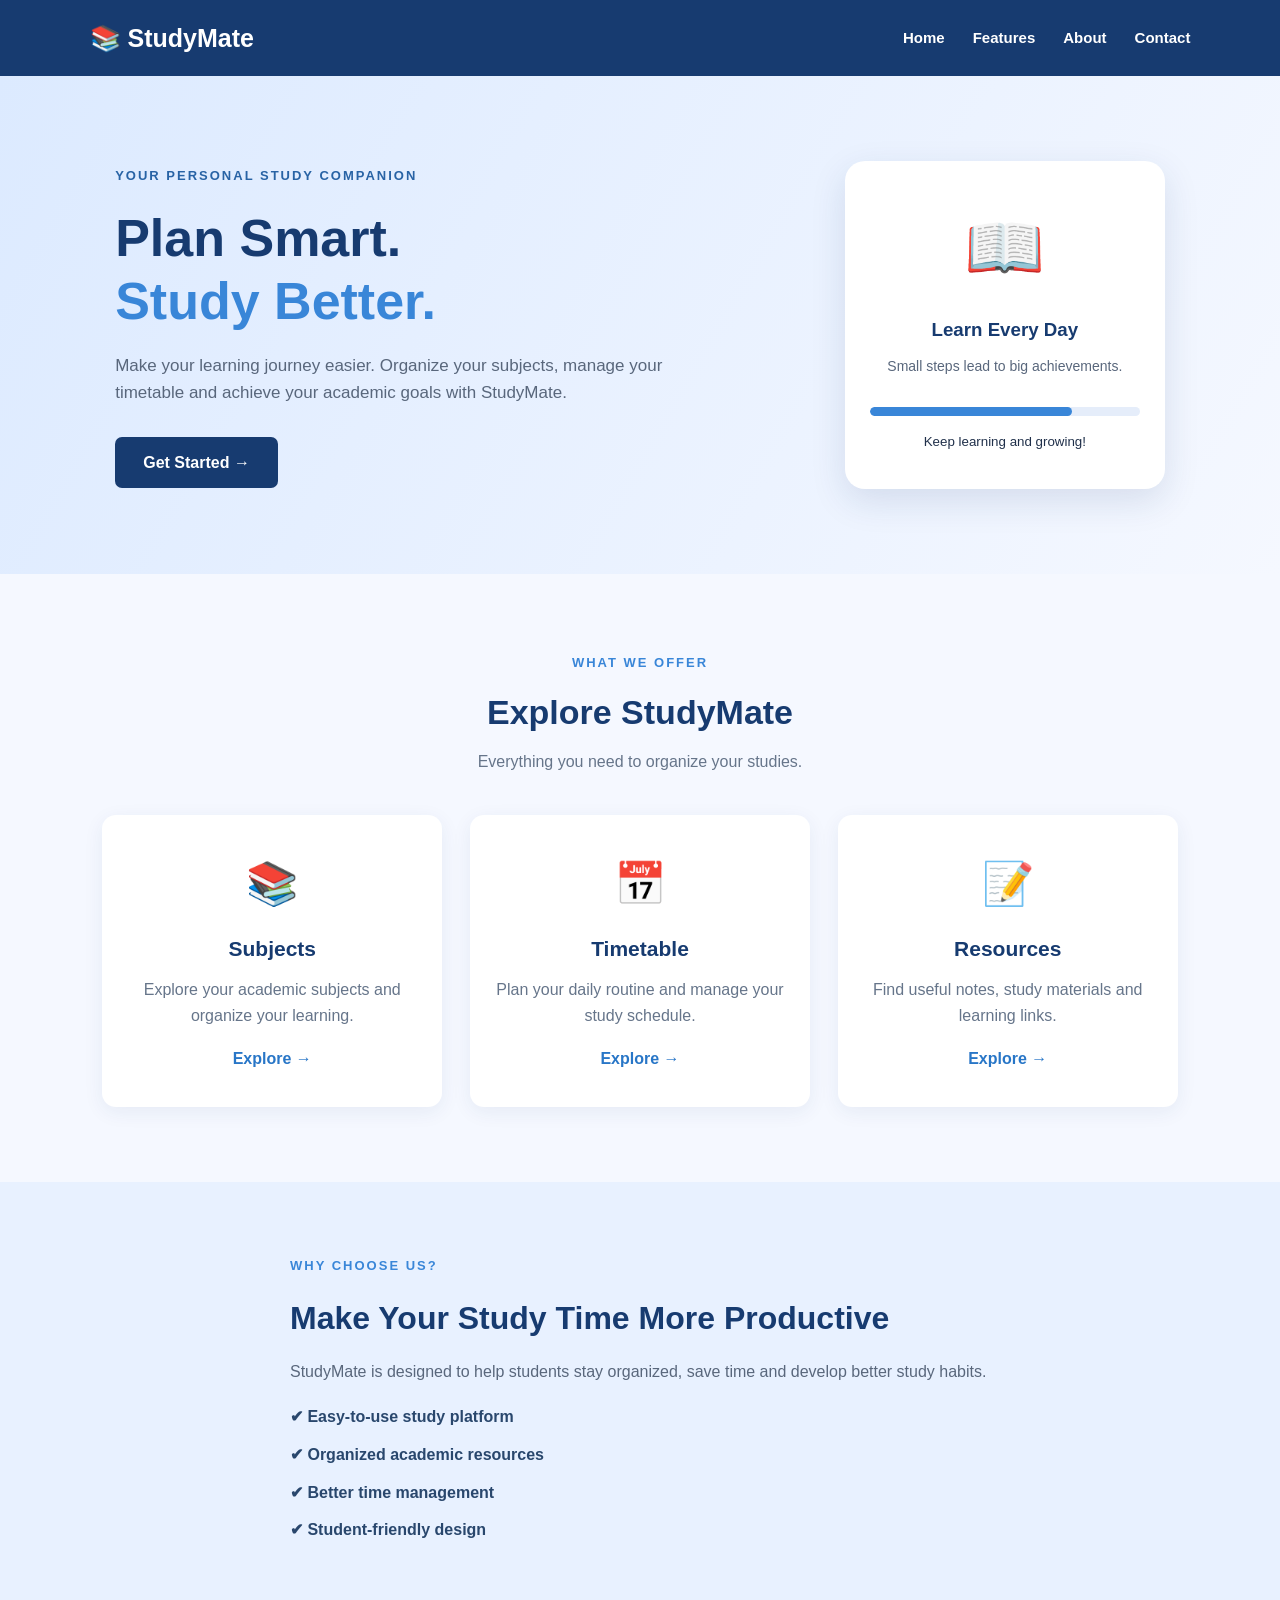
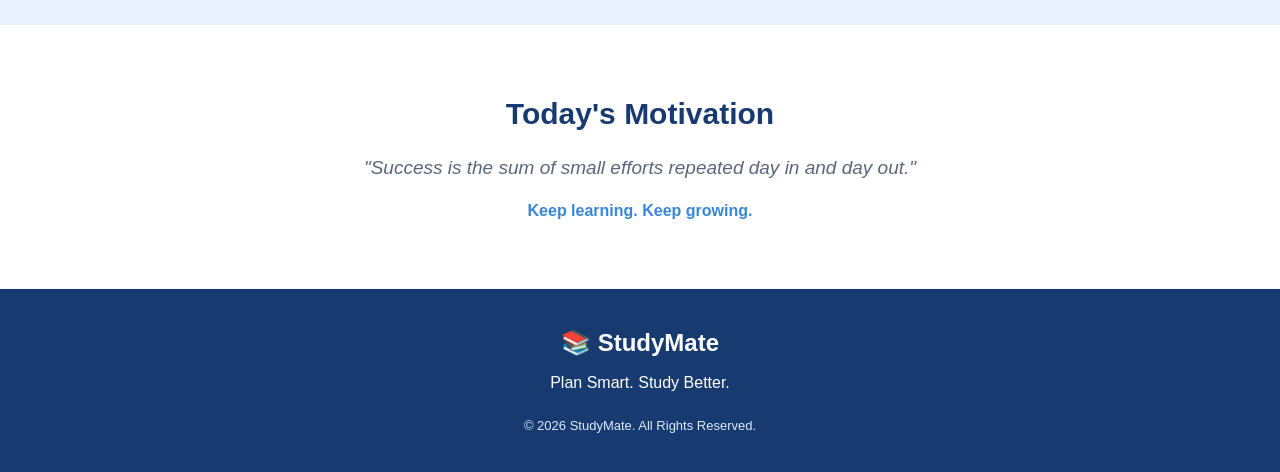
<file: index.html>
<!DOCTYPE html>
<html lang="en">

<head>
    <meta charset="UTF-8">
    <meta name="viewport"
          content="width=device-width, initial-scale=1.0">

    <title>StudyMate | Student Study Planner</title>

    <link rel="stylesheet" href="style.css">
</head>

<body>

    <!-- Navigation Bar -->

    <header>
        <div class="logo">
            <span>📚</span> StudyMate
        </div>

        <nav>
            <a href="#home">Home</a>
            <a href="#features">Features</a>
            <a href="#about">About</a>
            <a href="#contact">Contact</a>
        </nav>

    </header>


    <!-- Hero Section -->

    <section class="hero" id="home">

        <div class="hero-content">

            <span class="tag">YOUR PERSONAL STUDY COMPANION</span>

            <h1>
                Plan Smart.<br>
                <span>Study Better.</span>
            </h1>

            <p>
                Make your learning journey easier.
                Organize your subjects, manage your
                timetable and achieve your academic goals
                with StudyMate.
            </p>

            <a href="#features" class="btn">
                Get Started →
            </a>

        </div>

        <div class="hero-image">
            <div class="study-box">
                <div class="study-icon">📖</div>
                <h3>Learn Every Day</h3>
                <p>Small steps lead to big achievements.</p>
                <div class="progress">
                    <div></div>
                </div>
                <small>Keep learning and growing!</small>
            </div>
        </div>

    </section>


    <!-- Features Section -->

    <section class="features" id="features">

        <div class="section-heading">
            <span>WHAT WE OFFER</span>
            <h2>Explore StudyMate</h2>
            <p>Everything you need to organize your studies.</p>
        </div>

        <div class="cards">

            <div class="card">
                <div class="card-icon">📚</div>
                <h3>Subjects</h3>
                <p>
                    Explore your academic subjects
                    and organize your learning.
                </p>
                <a href="subjects.html">Explore →</a>
            </div>

            <div class="card">
                <div class="card-icon">📅</div>
                <h3>Timetable</h3>
                <p>
                    Plan your daily routine and
                    manage your study schedule.
                </p>
                <a href="timetable.html">Explore →</a>
            </div>

            <div class="card">
                <div class="card-icon">📝</div>
                <h3>Resources</h3>
                <p>
                    Find useful notes, study
                    materials and learning links.
                </p>
                <a href="resources.html">Explore →</a>
            </div>

        </div>

    </section>


    <!-- About Section -->

    <section class="about" id="about">

        <div class="about-content">
            <span>WHY CHOOSE US?</span>

            <h2>Make Your Study Time More Productive</h2>

            <p>
                StudyMate is designed to help students
                stay organized, save time and develop
                better study habits.
            </p>

            <ul>
                <li>✔ Easy-to-use study platform</li>
                <li>✔ Organized academic resources</li>
                <li>✔ Better time management</li>
                <li>✔ Student-friendly design</li>
            </ul>

        </div>

    </section>


    <!-- Motivation Section -->

    <section class="motivation">
        <h2>Today's Motivation</h2>

        <p>
            "Success is the sum of small efforts
            repeated day in and day out."
        </p>

        <span>Keep learning. Keep growing.</span>
    </section>


    <!-- Footer -->

    <footer id="contact">

        <h2>📚 StudyMate</h2>

        <p>Plan Smart. Study Better.</p>

        <p class="copyright">
            © 2026 StudyMate. All Rights Reserved.
        </p>

    </footer>

</body>
</html>
</file>
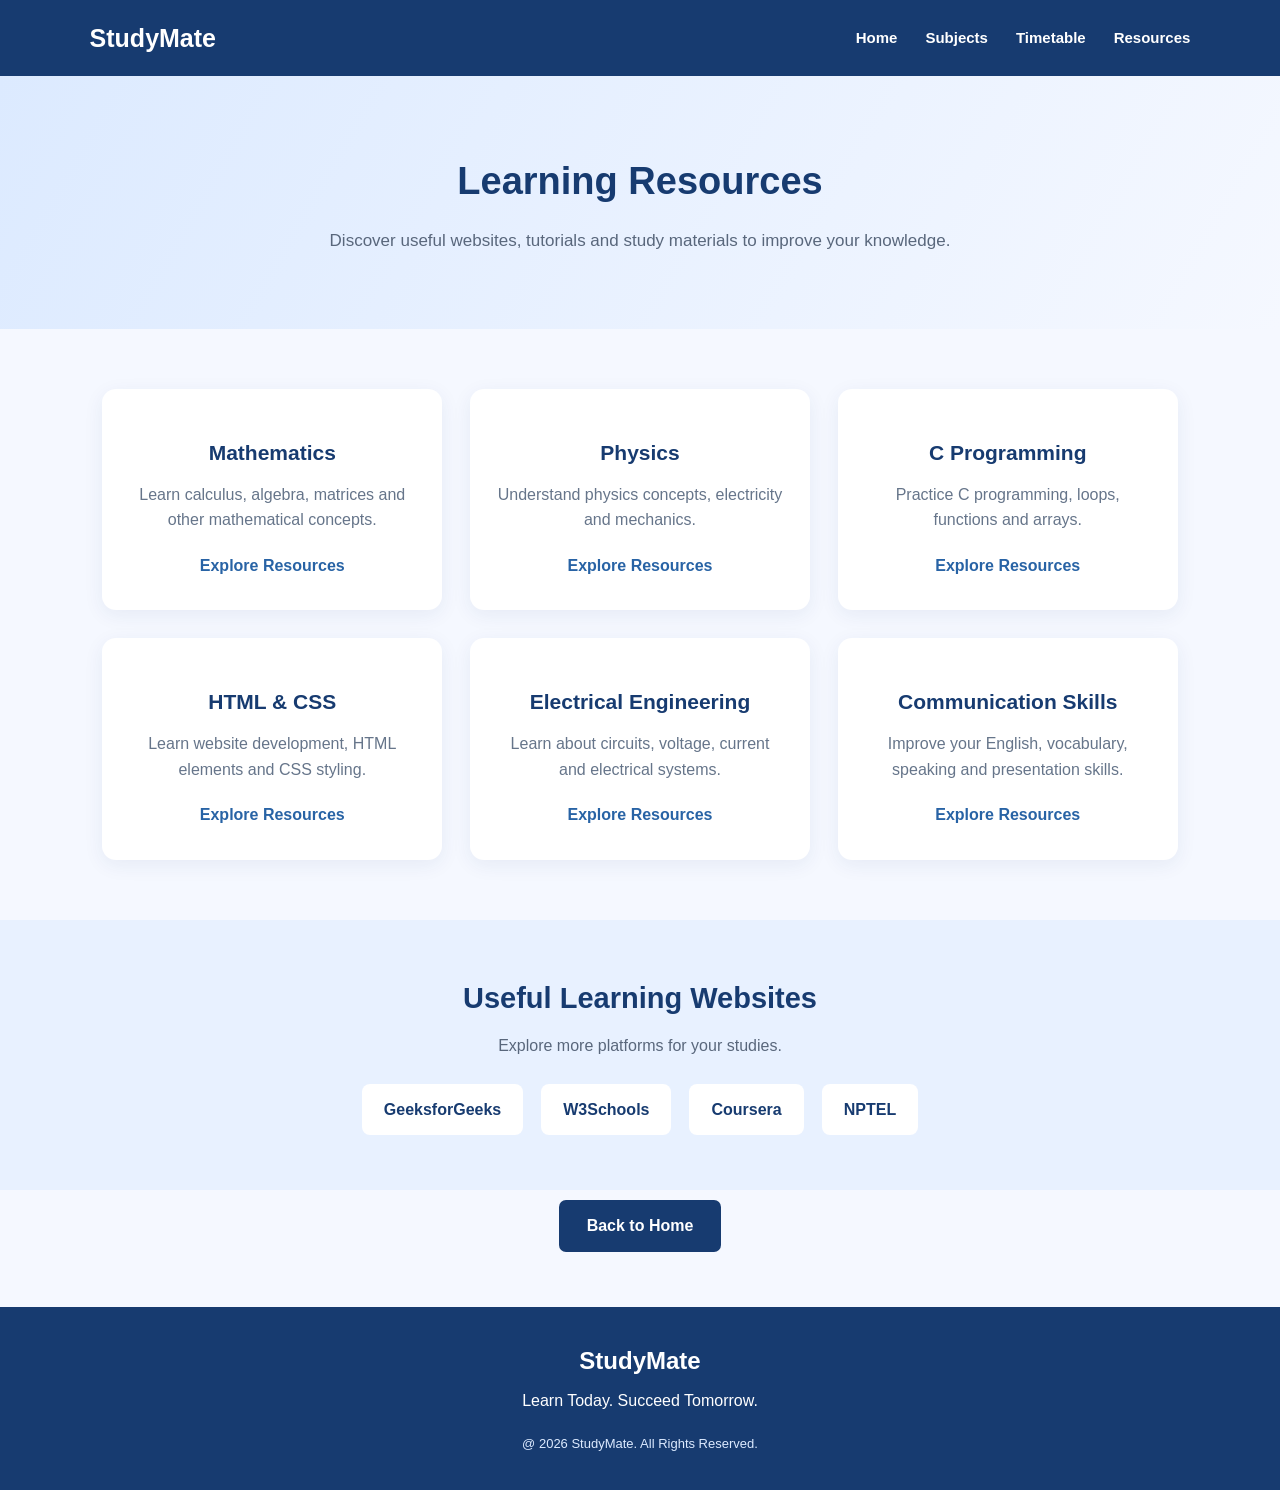
<file: resources.html>
<!DOCTYPE html>
<html lang="en">

<head>
    <meta charset="UTF-8">
    <meta name="viewport"
          content="width=device-width, initial-scale=1.0">

    <title>StudyMate | Resources</title>

    <link rel="stylesheet" href="style.css">
</head>

<body>

    

    <header>
        <div class="logo">
             StudyMate
        </div>

        <nav>
            <a href="index.html">Home</a>
            <a href="subjects.html">Subjects</a>
            <a href="timetable.html">Timetable</a>
            <a href="resources.html">Resources</a>
        </nav>
    </header>


    

    <section class="resources-hero">

        <h1>Learning Resources</h1>

        <p>
            Discover useful websites, tutorials and
            study materials to improve your knowledge.
        </p>

    </section>


    

    <section class="resources-container">

        <div class="resource-card">
            <div class="resource-icon"></div>

            <h2>Mathematics</h2>

            <p>
                Learn calculus, algebra, matrices
                and other mathematical concepts.
            </p>

            <a href="https://www.khanacademy.org/math"
               target="_blank"
               rel="noopener noreferrer">
                Explore Resources 
            </a>
        </div>


        <div class="resource-card">
            <div class="resource-icon"></div>

            <h2>Physics</h2>

            <p>
                Understand physics concepts,
                electricity and mechanics.
            </p>

            <a href="https://www.khanacademy.org/science/physics"
               target="_blank"
               rel="noopener noreferrer">
                Explore Resources 
            </a>
        </div>


        <div class="resource-card">
            <div class="resource-icon"></div>

            <h2>C Programming</h2>

            <p>
                Practice C programming, loops,
                functions and arrays.
            </p>

            <a href="https://www.programiz.com/c-programming"
               target="_blank"
               rel="noopener noreferrer">
                Explore Resources 
            </a>
        </div>


        <div class="resource-card">
            <div class="resource-icon"></div>

            <h2>HTML & CSS</h2>

            <p>
                Learn website development,
                HTML elements and CSS styling.
            </p>

            <a href="https://developer.mozilla.org/en-US/docs/Learn_web_development"
               target="_blank"
               rel="noopener noreferrer">
                Explore Resources 
            </a>
        </div>


        <div class="resource-card">
            <div class="resource-icon"></div>

            <h2>Electrical Engineering</h2>

            <p>
                Learn about circuits, voltage,
                current and electrical systems.
            </p>

            <a href="https://nptel.ac.in/"
               target="_blank"
               rel="noopener noreferrer">
                Explore Resources 
            </a>
        </div>


        <div class="resource-card">
            <div class="resource-icon"></div>

            <h2>Communication Skills</h2>

            <p>
                Improve your English, vocabulary,
                speaking and presentation skills.
            </p>

            <a href="https://learnenglish.britishcouncil.org/"
               target="_blank"
               rel="noopener noreferrer">
                Explore Resources 
            </a>
        </div>

    </section>


    

    <section class="useful-websites">

        <h2>Useful Learning Websites</h2>

        <p>Explore more platforms for your studies.</p>

        <div class="website-links">

            <a href="https://www.geeksforgeeks.org/"
               target="_blank"
               rel="noopener noreferrer">
                GeeksforGeeks
            </a>

            <a href="https://www.w3schools.com/"
               target="_blank"
               rel="noopener noreferrer">
                W3Schools
            </a>

            <a href="https://www.coursera.org/"
               target="_blank"
               rel="noopener noreferrer">
                Coursera
            </a>

            <a href="https://nptel.ac.in/"
               target="_blank"
               rel="noopener noreferrer">
                NPTEL
            </a>

        </div>

    </section>


    

    <div class="back-home">

        <a href="index.html" class="btn">
             Back to Home
        </a>

    </div>


    

    <footer>

        <h2> StudyMate</h2>

        <p>Learn Today. Succeed Tomorrow.</p>

        <p class="copyright">
            @ 2026 StudyMate. All Rights Reserved.
        </p>

    </footer>

</body>
</html>
</file>
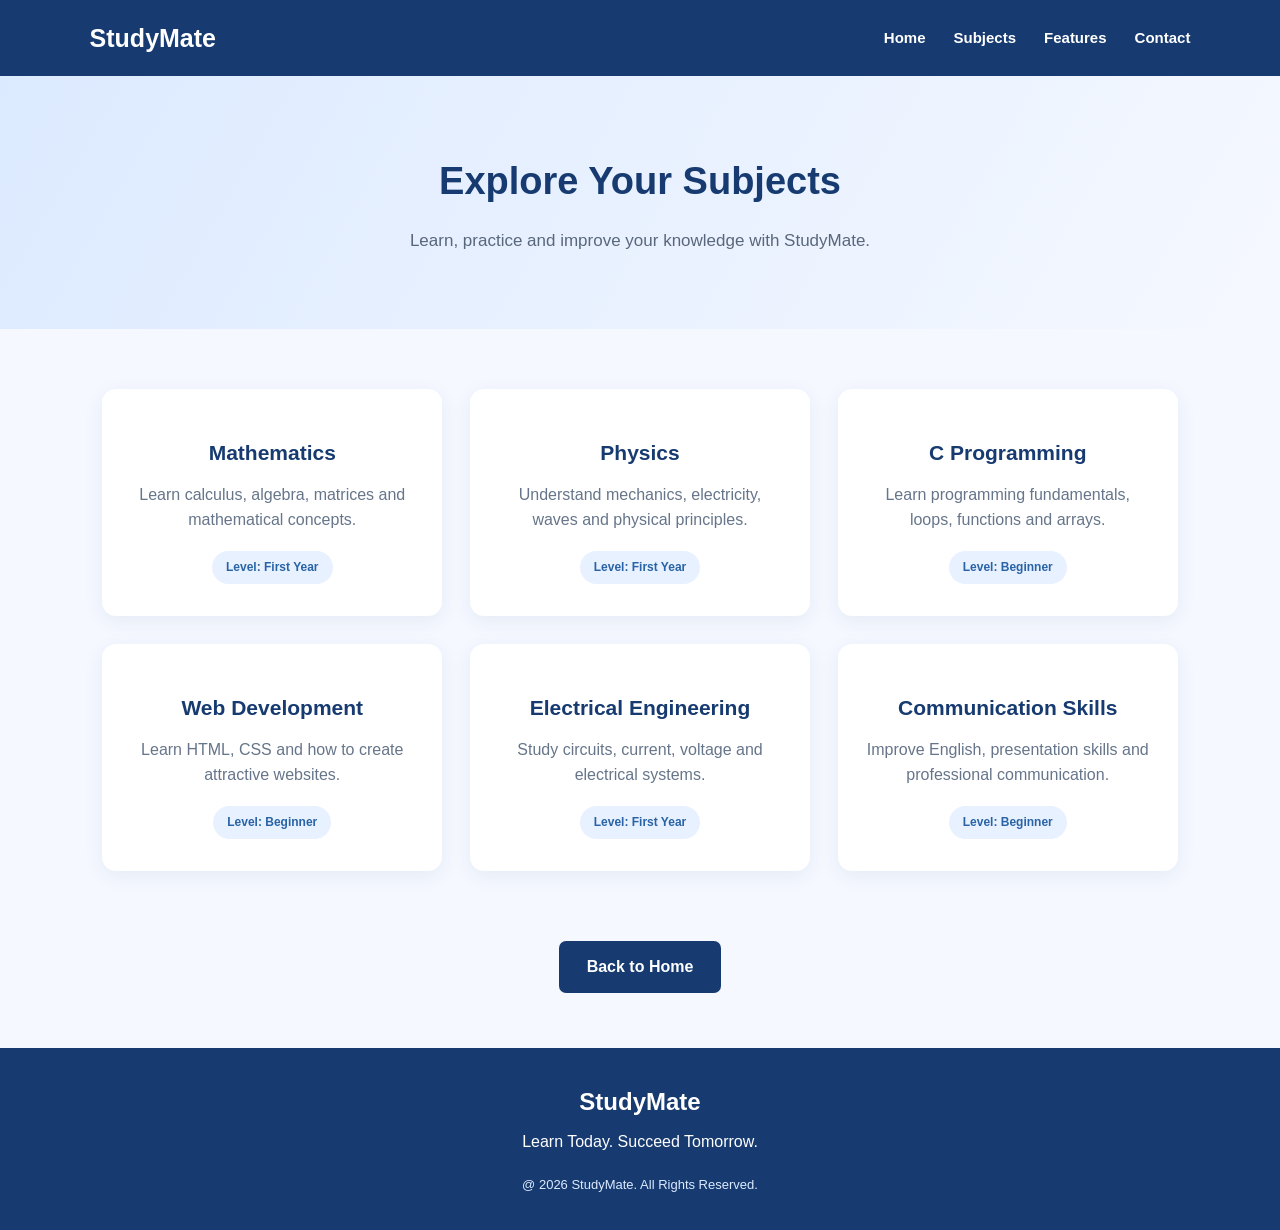
<file: subjects.html>
<!DOCTYPE html>
<html lang="en">

<head>
    <meta charset="UTF-8">
    <meta name="viewport"
          content="width=device-width, initial-scale=1.0">

    <title>StudyMate | Subjects</title>

    <link rel="stylesheet" href="style.css">
</head>

<body>

    

    <header>
        <div class="logo">
             StudyMate
        </div>

        <nav>
            <a href="index.html">Home</a>
            <a href="subjects.html">Subjects</a>
            <a href="index.html#features">Features</a>
            <a href="index.html#contact">Contact</a>
        </nav>
    </header>


    

    <section class="subjects-hero">

        <h1>Explore Your Subjects</h1>

        <p>
            Learn, practice and improve your knowledge
            with StudyMate.
        </p>

    </section>


    

    <section class="subjects-container">

        <div class="subject-card">
            <div class="subject-icon"></div>
            <h2>Mathematics</h2>
            <p>
                Learn calculus, algebra, matrices
                and mathematical concepts.
            </p>
            <span>Level: First Year</span>
        </div>


        <div class="subject-card">
            <div class="subject-icon"></div>
            <h2>Physics</h2>
            <p>
                Understand mechanics, electricity,
                waves and physical principles.
            </p>
            <span>Level: First Year</span>
        </div>


        <div class="subject-card">
            <div class="subject-icon"></div>
            <h2>C Programming</h2>
            <p>
                Learn programming fundamentals,
                loops, functions and arrays.
            </p>
            <span>Level: Beginner</span>
        </div>


        <div class="subject-card">
            <div class="subject-icon"></div>
            <h2>Web Development</h2>
            <p>
                Learn HTML, CSS and how to
                create attractive websites.
            </p>
            <span>Level: Beginner</span>
        </div>


        <div class="subject-card">
            <div class="subject-icon"></div>
            <h2>Electrical Engineering</h2>
            <p>
                Study circuits, current,
                voltage and electrical systems.
            </p>
            <span>Level: First Year</span>
        </div>


        <div class="subject-card">
            <div class="subject-icon"></div>
            <h2>Communication Skills</h2>
            <p>
                Improve English, presentation
                skills and professional communication.
            </p>
            <span>Level: Beginner</span>
        </div>

    </section>


    

    <div class="back-home">
        <a href="index.html" class="btn">
             Back to Home
        </a>
    </div>


    

    <footer>
        <h2> StudyMate</h2>

        <p>Learn Today. Succeed Tomorrow.</p>

        <p class="copyright">
            @ 2026 StudyMate. All Rights Reserved.
        </p>
    </footer>

</body>
</html>
</file>
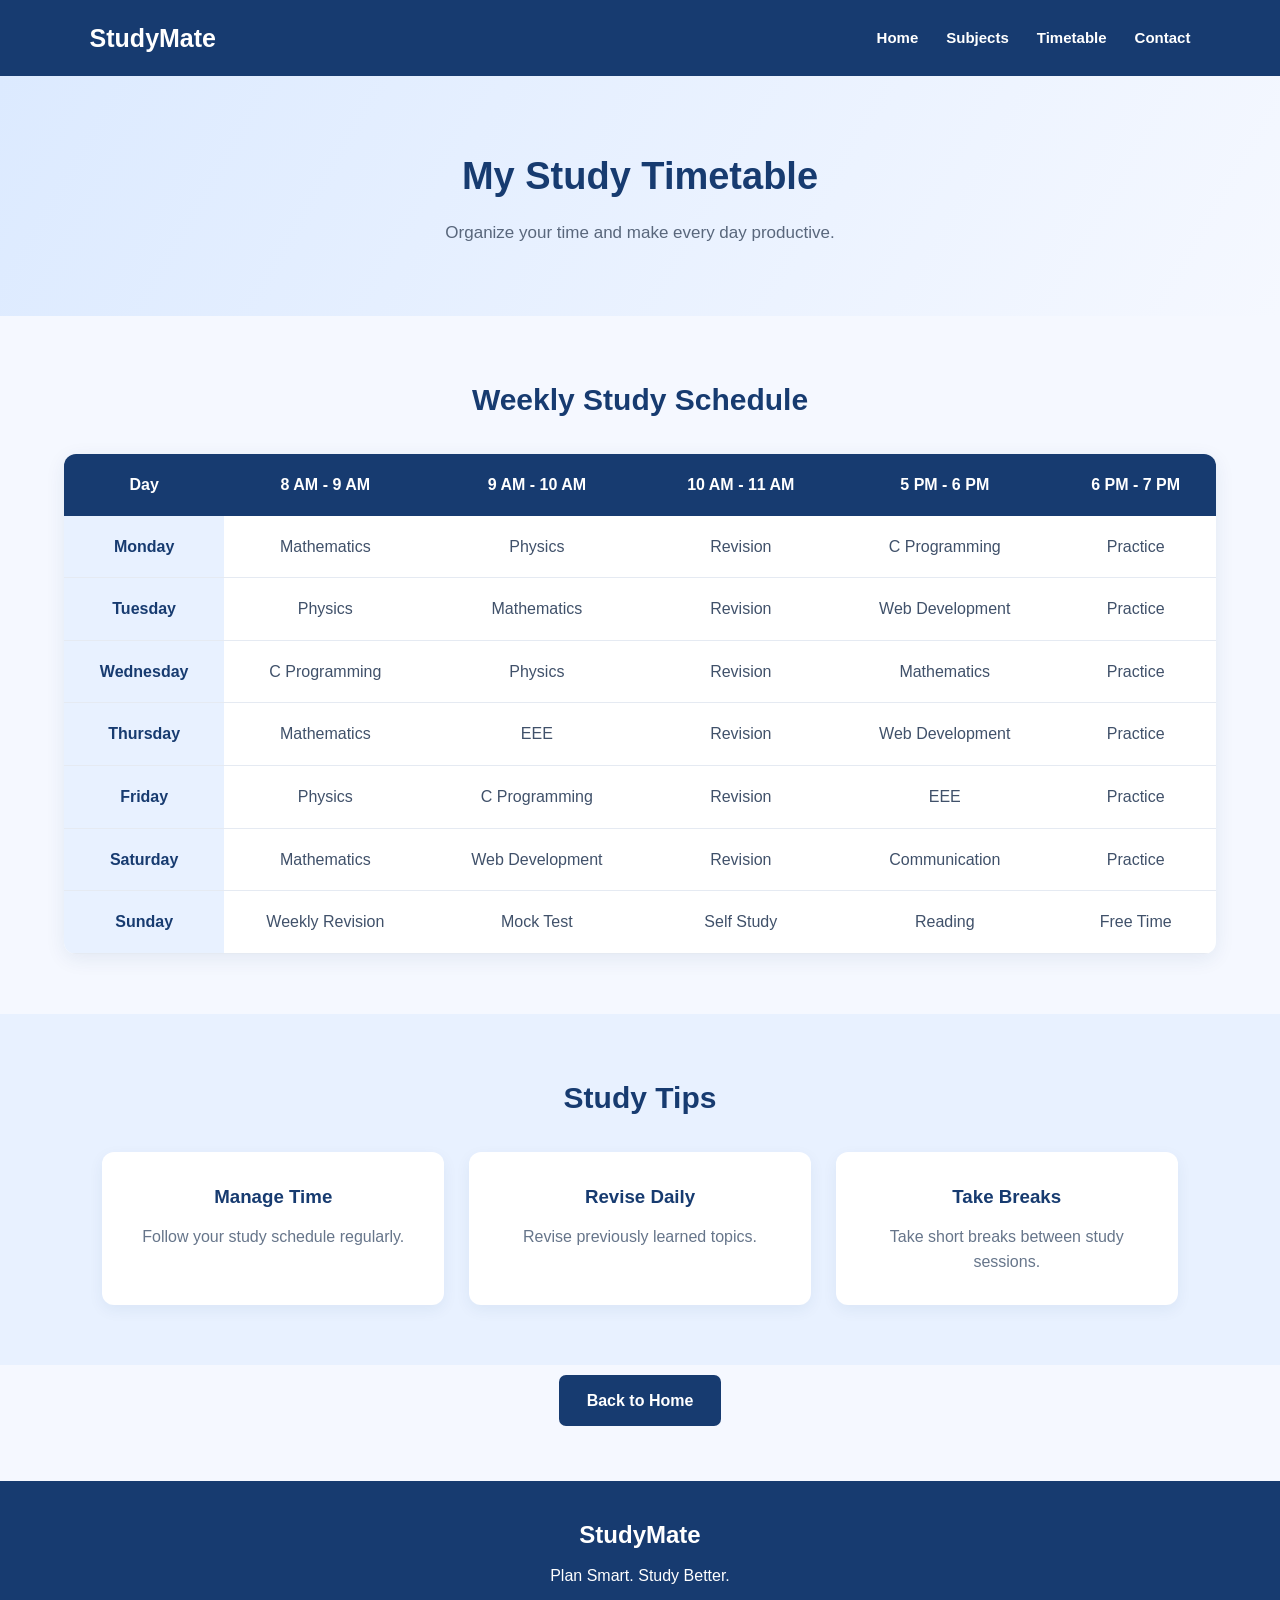
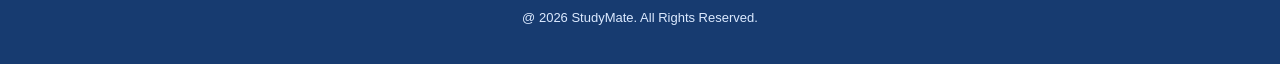
<file: timetable.html>
<!DOCTYPE html>
<html lang="en">

<head>
    <meta charset="UTF-8">
    <meta name="viewport"
          content="width=device-width, initial-scale=1.0">

    <title>StudyMate | Timetable</title>

    <link rel="stylesheet" href="style.css">
</head>

<body>

    <!-- Navigation Bar -->

    <header>
        <div class="logo">
             StudyMate
        </div>

        <nav>
            <a href="index.html">Home</a>
            <a href="subjects.html">Subjects</a>
            <a href="timetable.html">Timetable</a>
            <a href="index.html#contact">Contact</a>
        </nav>
    </header>


    <!-- Heading -->

    <section class="timetable-hero">

        <h1>My Study Timetable</h1>

        <p>
            Organize your time and make every
            day productive.
        </p>

    </section>


    <!-- Timetable -->

    <section class="timetable-section">

        <h2>Weekly Study Schedule</h2>

        <div class="table-container">

            <table>

                <tr>
                    <th>Day</th>
                    <th>8 AM - 9 AM</th>
                    <th>9 AM - 10 AM</th>
                    <th>10 AM - 11 AM</th>
                    <th>5 PM - 6 PM</th>
                    <th>6 PM - 7 PM</th>
                </tr>

                <tr>
                    <td>Monday</td>
                    <td>Mathematics</td>
                    <td>Physics</td>
                    <td>Revision</td>
                    <td>C Programming</td>
                    <td>Practice</td>
                </tr>

                <tr>
                    <td>Tuesday</td>
                    <td>Physics</td>
                    <td>Mathematics</td>
                    <td>Revision</td>
                    <td>Web Development</td>
                    <td>Practice</td>
                </tr>

                <tr>
                    <td>Wednesday</td>
                    <td>C Programming</td>
                    <td>Physics</td>
                    <td>Revision</td>
                    <td>Mathematics</td>
                    <td>Practice</td>
                </tr>

                <tr>
                    <td>Thursday</td>
                    <td>Mathematics</td>
                    <td>EEE</td>
                    <td>Revision</td>
                    <td>Web Development</td>
                    <td>Practice</td>
                </tr>

                <tr>
                    <td>Friday</td>
                    <td>Physics</td>
                    <td>C Programming</td>
                    <td>Revision</td>
                    <td>EEE</td>
                    <td>Practice</td>
                </tr>

                <tr>
                    <td>Saturday</td>
                    <td>Mathematics</td>
                    <td>Web Development</td>
                    <td>Revision</td>
                    <td>Communication</td>
                    <td>Practice</td>
                </tr>

                <tr>
                    <td>Sunday</td>
                    <td>Weekly Revision</td>
                    <td>Mock Test</td>
                    <td>Self Study</td>
                    <td>Reading</td>
                    <td>Free Time</td>
                </tr>

            </table>

        </div>

    </section>


    <!-- Study Tips -->

    <section class="study-tips">

        <h2>Study Tips</h2>

        <div class="tips-container">

            <div class="tip-card">
                <h3> Manage Time</h3>
                <p>Follow your study schedule regularly.</p>
            </div>

            <div class="tip-card">
                <h3>Revise Daily</h3>
                <p>Revise previously learned topics.</p>
            </div>

            <div class="tip-card">
                <h3>Take Breaks</h3>
                <p>Take short breaks between study sessions.</p>
            </div>

        </div>

    </section>


    <!-- Back Home -->

    <div class="back-home">
        <a href="index.html" class="btn">
             Back to Home
        </a>
    </div>


    <!-- Footer -->

    <footer>
        <h2>StudyMate</h2>

        <p>Plan Smart. Study Better.</p>

        <p class="copyright">
            @ 2026 StudyMate. All Rights Reserved.
        </p>
    </footer>

</body>
</html>
</file>
<file: style.css>
* {
    margin: 0;
    padding: 0;
    box-sizing: border-box;
}

html {
    scroll-behavior: smooth;
}

body {
    font-family: Arial, sans-serif;
    background-color: #f5f8ff;
    color: #20304a;
    line-height: 1.6;
}

header {
    background-color: #173b70;
    color: white;
    padding: 18px 7%;
    display: flex;
    justify-content: space-between;
    align-items: center;
    position: sticky;
    top: 0;
    z-index: 10;
}

.logo {
    font-size: 25px;
    font-weight: bold;
}

nav {
    display: flex;
    gap: 28px;
}

nav a {
    color: white;
    text-decoration: none;
    font-size: 15px;
    font-weight: bold;
    transition: 0.3s;
}

nav a:hover {
    color: #ffd166;
}




.hero {
    min-height: 480px;
    padding: 85px 9%;
    display: flex;
    align-items: center;
    justify-content: space-between;
    gap: 40px;
    background: linear-gradient(
        120deg, #dceaff, #f5f8ff
    );
}

.hero-content {
    max-width: 600px;
}

.tag {
    color: #2863a5;
    font-size: 13px;
    font-weight: bold;
    letter-spacing: 2px;
}

.hero h1 {
    font-size: 52px;
    line-height: 1.2;
    margin: 20px 0;
    color: #173b70;
}

.hero h1 span {
    color: #3986d8;
}

.hero p {
    font-size: 17px;
    color: #59677c;
    margin-bottom: 30px;
}

.btn {
    display: inline-block;
    background-color: #173b70;
    color: white;
    padding: 13px 28px;
    border-radius: 7px;
    text-decoration: none;
    font-weight: bold;
    transition: 0.3s;
}

.btn:hover {
    background-color: #3986d8;
    transform: translateY(-3px);
}




.hero-image {
    width: 320px;
    min-width: 260px;
}

.study-box {
    background: white;
    padding: 35px 25px;
    border-radius: 20px;
    text-align: center;
    box-shadow: 0 12px 35px #173b7020;
}

.study-icon {
    font-size: 65px;
    margin-bottom: 15px;
}

.study-box h3 {
    color: #173b70;
    margin-bottom: 10px;
}

.study-box p {
    font-size: 14px;
    color: #59677c;
}

.progress {
    height: 9px;
    background: #e5edfa;
    border-radius: 10px;
    margin: 22px 0 12px;
    overflow: hidden;
}

.progress div {
    width: 75%;
    height: 100%;
    background: #3986d8;
    border-radius: 10px;
}




.features {
    padding: 75px 8%;
    text-align: center;
}

.section-heading span,
.about-content span {
    color: #3986d8;
    font-size: 13px;
    font-weight: bold;
    letter-spacing: 2px;
}

.section-heading h2 {
    font-size: 34px;
    color: #173b70;
    margin: 10px 0;
}

.section-heading p {
    color: #66758a;
}

.cards {
    display: grid;
    grid-template-columns: repeat(3, 1fr);
    gap: 28px;
    margin-top: 40px;
}

.card {
    background: white;
    padding: 35px 25px;
    border-radius: 14px;
    box-shadow: 0 5px 20px #173b7012;
    transition: 0.3s;
}

.card:hover {
    transform: translateY(-8px);
    box-shadow: 0 12px 25px #173b7025;
}

.card-icon {
    font-size: 42px;
    margin-bottom: 15px;
}

.card h3 {
    color: #173b70;
    font-size: 21px;
    margin-bottom: 12px;
}

.card p {
    color: #66758a;
    margin-bottom: 18px;
}

.card a {
    color: #2876c7;
    text-decoration: none;
    font-weight: bold;
}


/* ABOUT SECTION */

.about {
    padding: 70px 10%;
    background: #e8f1ff;
}

.about-content {
    max-width: 700px;
    margin: auto;
}

.about h2 {
    color: #173b70;
    font-size: 32px;
    margin: 15px 0;
}

.about p {
    color: #59677c;
    margin-bottom: 20px;
}

.about ul {
    list-style: none;
}

.about li {
    margin: 12px 0;
    color: #29476d;
    font-weight: bold;
}




.motivation {
    text-align: center;
    padding: 65px 20px;
    background: white;
}

.motivation h2 {
    color: #173b70;
    font-size: 30px;
    margin-bottom: 15px;
}

.motivation p {
    font-size: 19px;
    font-style: italic;
    color: #59677c;
}

.motivation span {
    display: block;
    margin-top: 15px;
    color: #3986d8;
    font-weight: bold;
}




footer {
    background: #173b70;
    color: white;
    text-align: center;
    padding: 35px 20px;
}

footer h2 {
    margin-bottom: 8px;
}

.copyright {
    margin-top: 20px;
    font-size: 13px;
    color: #dceaff;
}



@media (max-width: 768px) {

    header {
        flex-direction: column;
        gap: 15px;
    }

    nav {
        justify-content: center;
        flex-wrap: wrap;
        gap: 15px;
    }

    .hero {
        flex-direction: column;
        text-align: center;
        padding: 60px 7%;
    }

    .hero h1 {
        font-size: 38px;
    }

    .hero-image {
        width: 100%;
        max-width: 320px;
    }

    .cards {
        grid-template-columns: 1fr;
    }

    .section-heading h2,
    .about h2 {
        font-size: 27px;
    }
}



/* SUBJECTS PAGE */

.subjects-hero {
    background: linear-gradient(
        120deg, #dceaff, #f5f8ff
    );
    text-align: center;
    padding: 75px 20px;
}

.subjects-hero h1 {
    color: #173b70;
    font-size: 38px;
    margin-bottom: 15px;
}

.subjects-hero p {
    color: #59677c;
    font-size: 17px;
}


/* SUBJECT CARDS */

.subjects-container {
    padding: 60px 8%;
    display: grid;
    grid-template-columns: repeat(3, 1fr);
    gap: 28px;
}

.subject-card {
    background: white;
    padding: 32px 25px;
    border-radius: 14px;
    text-align: center;
    box-shadow: 0 5px 20px #173b7012;
    transition: 0.3s;
}

.subject-card:hover {
    transform: translateY(-8px);
    box-shadow: 0 12px 25px #173b7025;
}

.subject-icon {
    font-size: 48px;
    margin-bottom: 15px;
}

.subject-card h2 {
    color: #173b70;
    font-size: 21px;
    margin-bottom: 12px;
}

.subject-card p {
    color: #66758a;
    margin-bottom: 18px;
}

.subject-card span {
    display: inline-block;
    background: #e8f1ff;
    color: #2863a5;
    padding: 7px 14px;
    border-radius: 20px;
    font-size: 12px;
    font-weight: bold;
}




.back-home {
    text-align: center;
    padding: 10px 20px 55px;
}




@media (max-width: 768px) {

    .subjects-container {
        grid-template-columns: 1fr;
        padding: 40px 7%;
    }

    .subjects-hero h1 {
        font-size: 30px;
    }
}



/* TIMETABLE PAGE */

.timetable-hero {
    background: linear-gradient(
        120deg, #dceaff, #f5f8ff
    );
    text-align: center;
    padding: 70px 20px;
}

.timetable-hero h1 {
    font-size: 38px;
    color: #173b70;
    margin-bottom: 12px;
}

.timetable-hero p {
    color: #59677c;
    font-size: 17px;
}


/* TIMETABLE TABLE */

.timetable-section {
    padding: 60px 5%;
}

.timetable-section h2 {
    text-align: center;
    color: #173b70;
    font-size: 30px;
    margin-bottom: 30px;
}

.table-container {
    overflow-x: auto;
    background: white;
    border-radius: 12px;
    box-shadow: 0 5px 20px #173b7015;
}

table {
    width: 100%;
    border-collapse: collapse;
    min-width: 750px;
}

th {
    background: #173b70;
    color: white;
    padding: 18px 12px;
}

td {
    padding: 18px 12px;
    text-align: center;
    border-bottom: 1px solid #e5eaf2;
    color: #40516a;
}

td:first-child {
    font-weight: bold;
    color: #173b70;
    background: #e8f1ff;
}

tr:hover td {
    background-color: #edf4ff;
}


/* STUDY TIPS */

.study-tips {
    padding: 60px 8%;
    background: #e8f1ff;
    text-align: center;
}

.study-tips h2 {
    color: #173b70;
    font-size: 30px;
    margin-bottom: 30px;
}

.tips-container {
    display: grid;
    grid-template-columns: repeat(3, 1fr);
    gap: 25px;
}

.tip-card {
    background: white;
    padding: 30px 20px;
    border-radius: 12px;
    box-shadow: 0 5px 15px #173b7010;
    transition: 0.3s;
}

.tip-card:hover {
    transform: translateY(-5px);
}

.tip-card h3 {
    color: #173b70;
    margin-bottom: 12px;
}

.tip-card p {
    color: #66758a;
}


/* MOBILE DESIGN */

@media (max-width: 768px) {

    .timetable-hero h1 {
        font-size: 29px;
    }

    .tips-container {
        grid-template-columns: 1fr;
    }

    .timetable-section {
        padding: 40px 4%;
    }

}


/* RESOURCES PAGE */

.resources-hero {
    background: linear-gradient(
        120deg, #dceaff, #f5f8ff
    );
    text-align: center;
    padding: 75px 20px;
}

.resources-hero h1 {
    color: #173b70;
    font-size: 38px;
    margin-bottom: 15px;
}

.resources-hero p {
    color: #59677c;
    font-size: 17px;
    max-width: 650px;
    margin: auto;
}


/* RESOURCE CARDS */

.resources-container {
    padding: 60px 8%;
    display: grid;
    grid-template-columns: repeat(3, 1fr);
    gap: 28px;
}

.resource-card {
    background: white;
    padding: 32px 25px;
    border-radius: 14px;
    text-align: center;
    box-shadow: 0 5px 20px #173b7012;
    transition: 0.3s;
}

.resource-card:hover {
    transform: translateY(-8px);
    box-shadow: 0 12px 25px #173b7025;
}

.resource-icon {
    font-size: 48px;
    margin-bottom: 15px;
}

.resource-card h2 {
    color: #173b70;
    font-size: 21px;
    margin-bottom: 12px;
}

.resource-card p {
    color: #66758a;
    line-height: 1.6;
    margin-bottom: 20px;
}

.resource-card a {
    display: inline-block;
    color: #2863a5;
    text-decoration: none;
    font-weight: bold;
}

.resource-card a:hover {
    color: #173b70;
    text-decoration: underline;
}


/* USEFUL WEBSITES */

.useful-websites {
    background: #e8f1ff;
    text-align: center;
    padding: 55px 20px;
}

.useful-websites h2 {
    color: #173b70;
    font-size: 29px;
    margin-bottom: 12px;
}

.useful-websites p {
    color: #59677c;
    margin-bottom: 25px;
}

.website-links {
    display: flex;
    justify-content: center;
    flex-wrap: wrap;
    gap: 18px;
}

.website-links a {
    background: white;
    color: #173b70;
    padding: 13px 22px;
    border-radius: 8px;
    text-decoration: none;
    font-weight: bold;
    transition: 0.3s;
}

.website-links a:hover {
    background: #173b70;
    color: white;
}


/* MOBILE RESPONSIVENESS */

@media (max-width: 768px) {

    .resources-container {
        grid-template-columns: 1fr;
        padding: 40px 7%;
    }

    .resources-hero h1 {
        font-size: 29px;
    }

    .website-links {
        flex-direction: column;
        align-items: center;
    }

}
</file>
